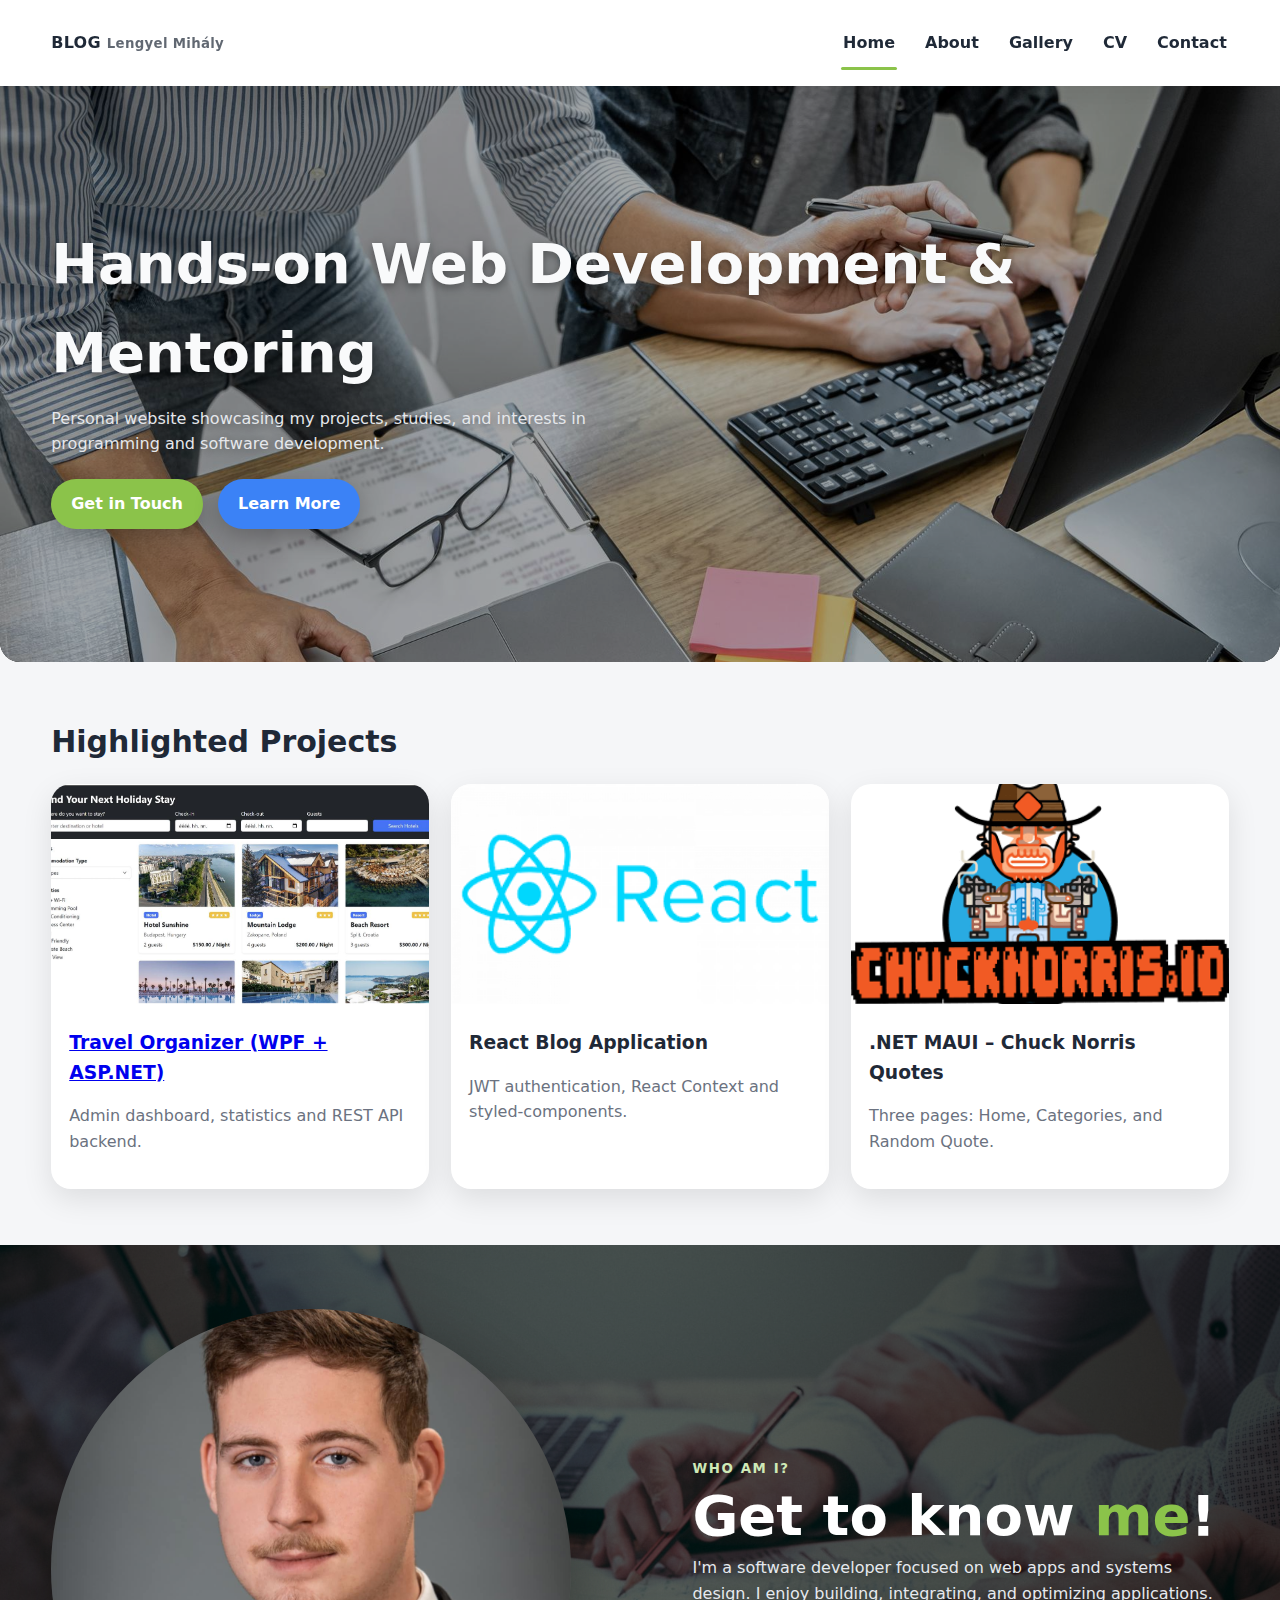
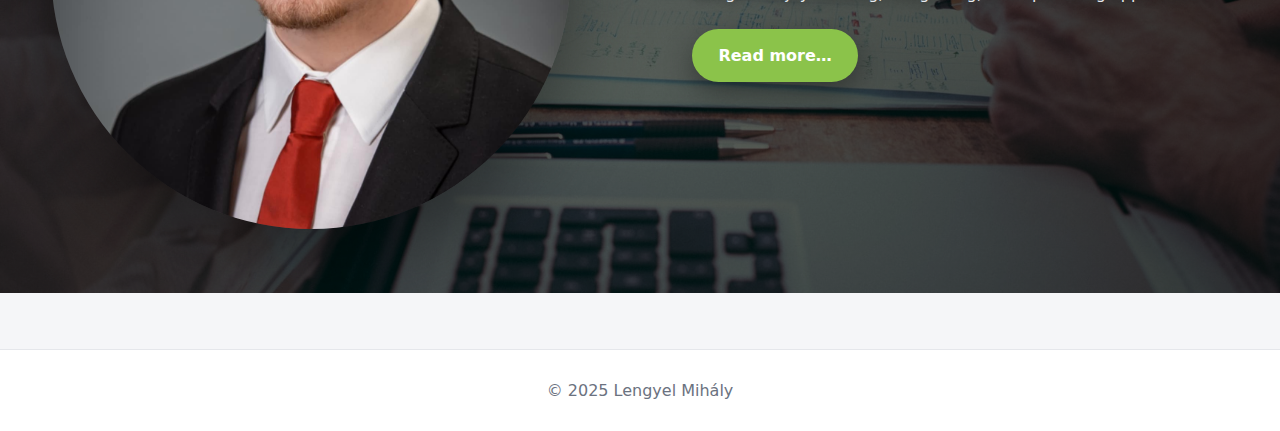
<file: index.html>
<!DOCTYPE html>
<html lang="en">

<head>
  <meta charset="UTF-8">
  <meta name="viewport" content="width=device-width, initial-scale=1.0">
  <title>welcome</title>
  <link rel="stylesheet" href="css/style.css">
</head>

<body>
  <header class="site-header">
    <div class="container nav">
      <a class="brand" href="index.html">BLOG <small>Lengyel Mihály</small></a>
      <ul class="nav-list">
        <li><a class="active" href="index.html">Home</a></li>
        <li><a href="about.html">About</a></li>
        <li><a href="gallery.html">Gallery</a></li>
        <li><a href="cv.html">CV</a></li>
        <li><a href="contact.html">Contact</a></li>
      </ul>
    </div>
  </header>

  <section class="hero">
    <div class="container hero-inner">
      <h1>Hands-on Web Development & Mentoring</h1>
      <p class="lead">Personal website showcasing my projects, studies, and interests in programming and software
        development.</p>
      <a class="btn btn-green" href="contact.html">Get in Touch</a>
      <a class="btn btn-blue" href="about.html">Learn More</a>
    </div>
  </section>

  <main class="container section">
    <h2 class="section-title">Highlighted Projects</h2>
    <div class="grid-3">
      <article class="card">
        <img class="card-img" src="images/Képernyőkép 2025-11-06 104408.png" alt="">
        <div class="card-body">
          <h3><a href="docs/GiglerM_LengyelM.pdf" target="_blank">Travel Organizer (WPF + ASP.NET)</a></h3>
          <p class="muted">Admin dashboard, statistics and REST API backend.</p>
        </div>
      </article>
      <article class="card">
        <img class="card-img" src="images/images.png" alt="">
        <div class="card-body">
          <h3>React Blog Application</h3>
          <p class="muted">JWT authentication, React Context and styled-components.</p>
        </div>
      </article>
      <article class="card">
        <img class="card-img" src="images/chucknorris_logo_coloured_small.png" alt="">
        <div class="card-body">
          <h3>.NET MAUI – Chuck Norris Quotes</h3>
          <p class="muted">Three pages: Home, Categories, and Random Quote.</p>
        </div>
      </article>
    </div>
  </main>
  <section class="intro-hero">
  <div class="intro-overlay"></div>

  <div class="container intro-grid">
    <div class="intro-photo-wrap">
      <img src="images/eretségi.jpg" alt="..." class="intro-photo">
    </div>

    <div class="intro-text">
      <small class="kicker">Who am I?</small>
      <h1>Get to know <span>me</span>!</h1>
      <p>
        I'm a software developer focused on web apps and systems design.  
        I enjoy building, integrating, and optimizing applications.
      </p>
      <a class="btn btn-green intro-btn" href="cv.html">Read more…</a>
    </div>
  </div>
</section>


  <footer class="site-footer">
    <div class="container">
      <p>&copy; 2025 Lengyel Mihály</p>
    </div>
  </footer>
</body>

</html>
</file>
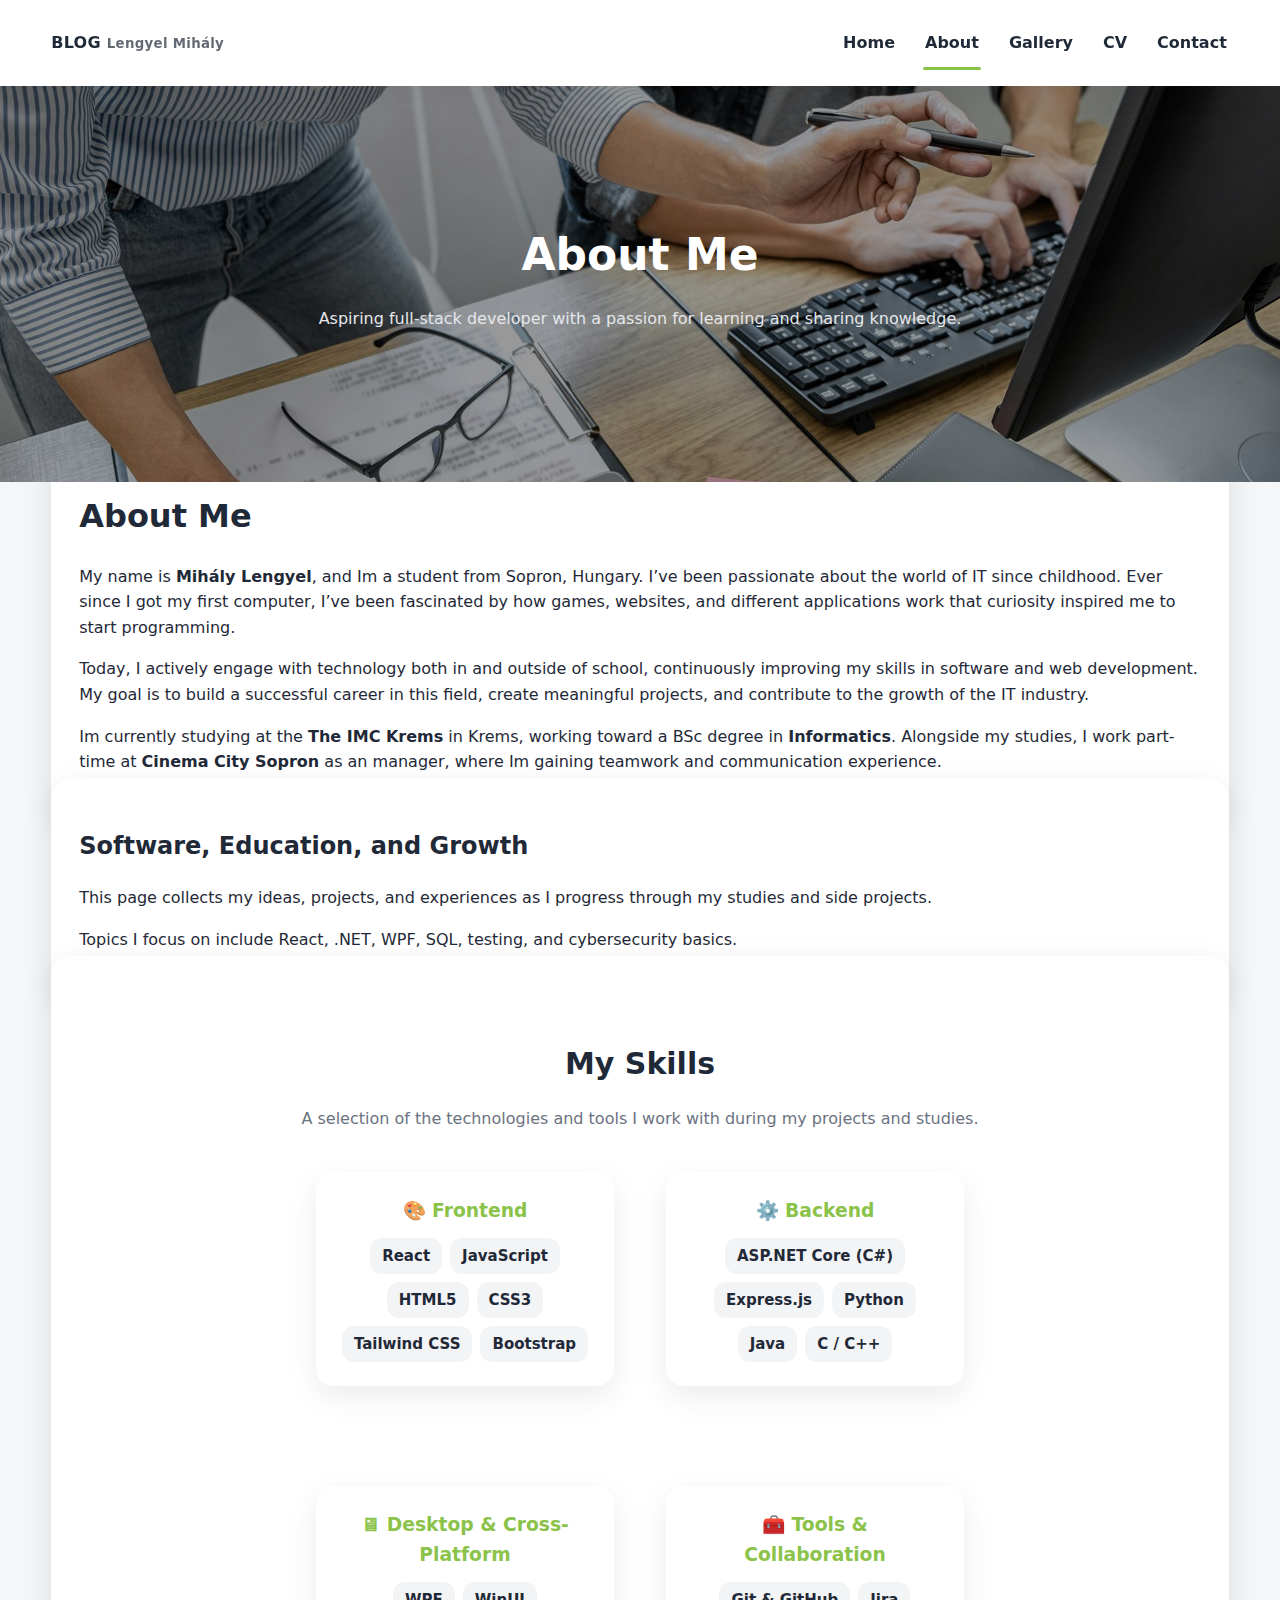
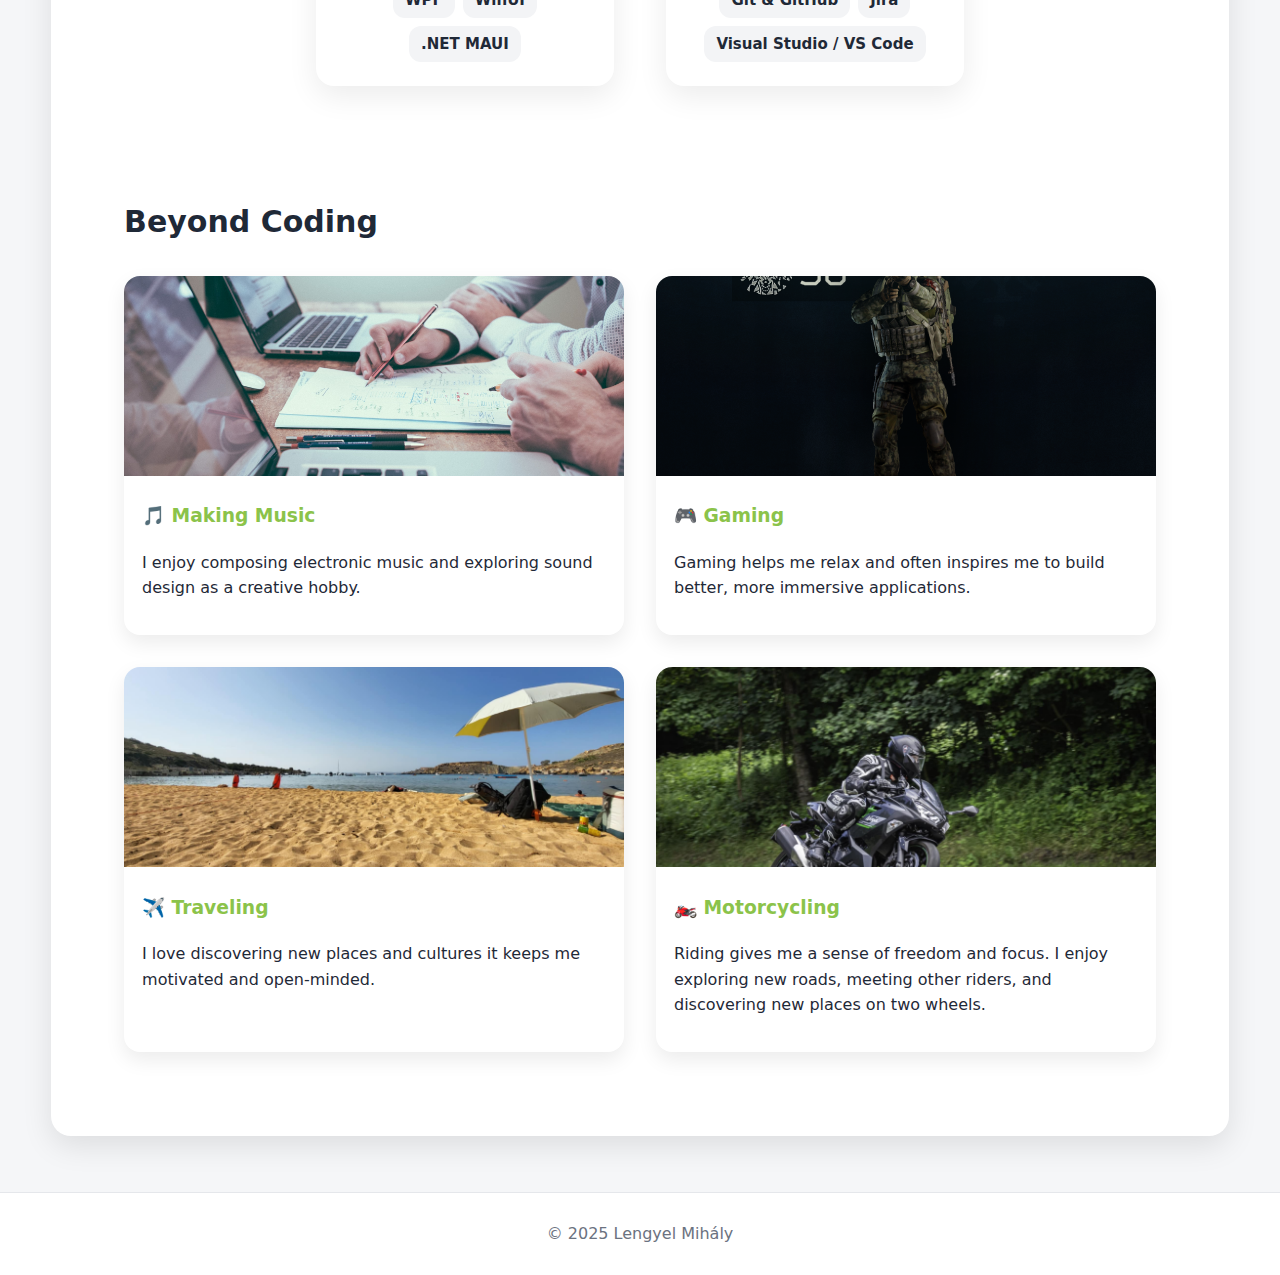
<file: about.html>
<!DOCTYPE html>
<html lang="en">

<head>
  <meta charset="UTF-8">
  <meta name="viewport" content="width=device-width, initial-scale=1.0">
  <title>About Me</title>
  <link rel="stylesheet" href="css/style.css">
</head>

<body>
  <header class="site-header">
    <div class="container nav">
      <a class="brand" href="index.html">BLOG <small>Lengyel Mihály</small></a>
      <ul class="nav-list">
        <li><a href="index.html">Home</a></li>
        <li><a class="active" href="about.html">About</a></li>
        <li><a href="gallery.html">Gallery</a></li>
        <li><a href="cv.html">CV</a></li>
        <li><a href="contact.html">Contact</a></li>
      </ul>
    </div>
  </header>

  <section class="banner">
    <div class="container banner-inner">
      <h1>About Me</h1>
      <p class="lead">Aspiring full-stack developer with a passion for learning and sharing knowledge.</p>
    </div>
  </section>

  <main class="container">
    <article class="content-card">
      <h1>About Me</h1>
      <p>
        My name is <strong>Mihály Lengyel</strong>, and Im a student from Sopron, Hungary.
        I’ve been passionate about the world of IT since childhood. Ever since I got my first computer,
        I’ve been fascinated by how games, websites, and different applications work that curiosity
        inspired me to start programming.
      </p>

      <p>
        Today, I actively engage with technology both in and outside of school, continuously improving my
        skills in software and web development. My goal is to build a successful career in this field,
        create meaningful projects, and contribute to the growth of the IT industry.
      </p>

      <p>
        Im currently studying at the <strong>The IMC Krems</strong> in Krems,
        working toward a BSc degree in <strong>Informatics</strong>.
        Alongside my studies, I work part-time at <strong>Cinema City Sopron</strong> as an
        manager, where Im gaining teamwork and communication experience.
      </p>

    </article>

    <article class="content-card">
      <h2>Software, Education, and Growth</h2>
      <p>This page collects my ideas, projects, and experiences as I progress through my studies and side projects.</p>
      <p>Topics I focus on include React, .NET, WPF, SQL, testing, and cybersecurity basics.</p>
    </article>
    <article class="content-card">
      <section class="container section">
        <h2 class="section-title" style="text-align:center;">My Skills</h2>
        <p class="muted" style="text-align:center;">
          A selection of the technologies and tools I work with during my projects and studies.
        </p>

        <div class="skills-wrapper">
          <div class="skill-category">
            <h3>🎨 Frontend</h3>
            <ul>
              <li>React</li>
              <li>JavaScript</li>
              <li>HTML5</li>
              <li>CSS3</li>
              <li>Tailwind CSS</li>
              <li>Bootstrap</li>
            </ul>
          </div>

          <div class="skill-category">
            <h3>⚙️ Backend</h3>
            <ul>
              <li>ASP.NET Core (C#)</li>
              <li>Express.js</li>
              <li>Python</li>
              <li>Java</li>
              <li>C / C++</li>
            </ul>
          </div>

          <div class="skill-category">
            <h3>🖥 Desktop & Cross-Platform</h3>
            <ul>
              <li>WPF</li>
              <li>WinUI</li>
              <li>.NET MAUI</li>
            </ul>
          </div>

          <div class="skill-category">
            <h3>🧰 Tools & Collaboration</h3>
            <ul>
              <li>Git & GitHub</li>
              <li>Jira</li>
              <li>Visual Studio / VS Code</li>
            </ul>
          </div>

        </div>
      </section>
      <section class="container section interests">
        <h2 class="section-title">Beyond Coding</h2>
        <div class="interest-grid">
          <article class="interest-card">
            <img src="images/scott-graham-5fNmWej4tAA-unsplash.jpg" alt="Music" class="interest-img">
            <div class="interest-body">
              <h3>🎵 Making Music</h3>
              <p>I enjoy composing electronic music and exploring sound design as a creative hobby.</p>
            </div>
          </article>
          <article class="interest-card">
            <img src="images/Képernyőkép 2025-10-29 124324.png" alt="Gaming" class="interest-img">
            <div class="interest-body">
              <h3>🎮 Gaming</h3>
              <p>Gaming helps me relax and often inspires me to build better, more immersive applications.</p>
            </div>
          </article>
          <article class="interest-card">
            <img src="images/part.jpg" alt="Travel" class="interest-img">
            <div class="interest-body">
              <h3>✈️ Traveling</h3>
              <p>I love discovering new places and cultures it keeps me motivated and open-minded.</p>
            </div>
          </article>
          <article class="interest-card">
            <img src="images/ninja.jpg" alt="Motorcycling" class="interest-img">
            <div class="interest-body">
              <h3>🏍️ Motorcycling</h3>
              <p>Riding gives me a sense of freedom and focus. I enjoy exploring new roads, meeting other riders, and
                discovering new places on two wheels.</p>
            </div>
          </article>
        </div>
      </section>
    </article>
  </main>

  <footer class="site-footer">
    <div class="container">
      <p>&copy; 2025 Lengyel Mihály</p>
    </div>
  </footer>
</body>

</html>
</file>
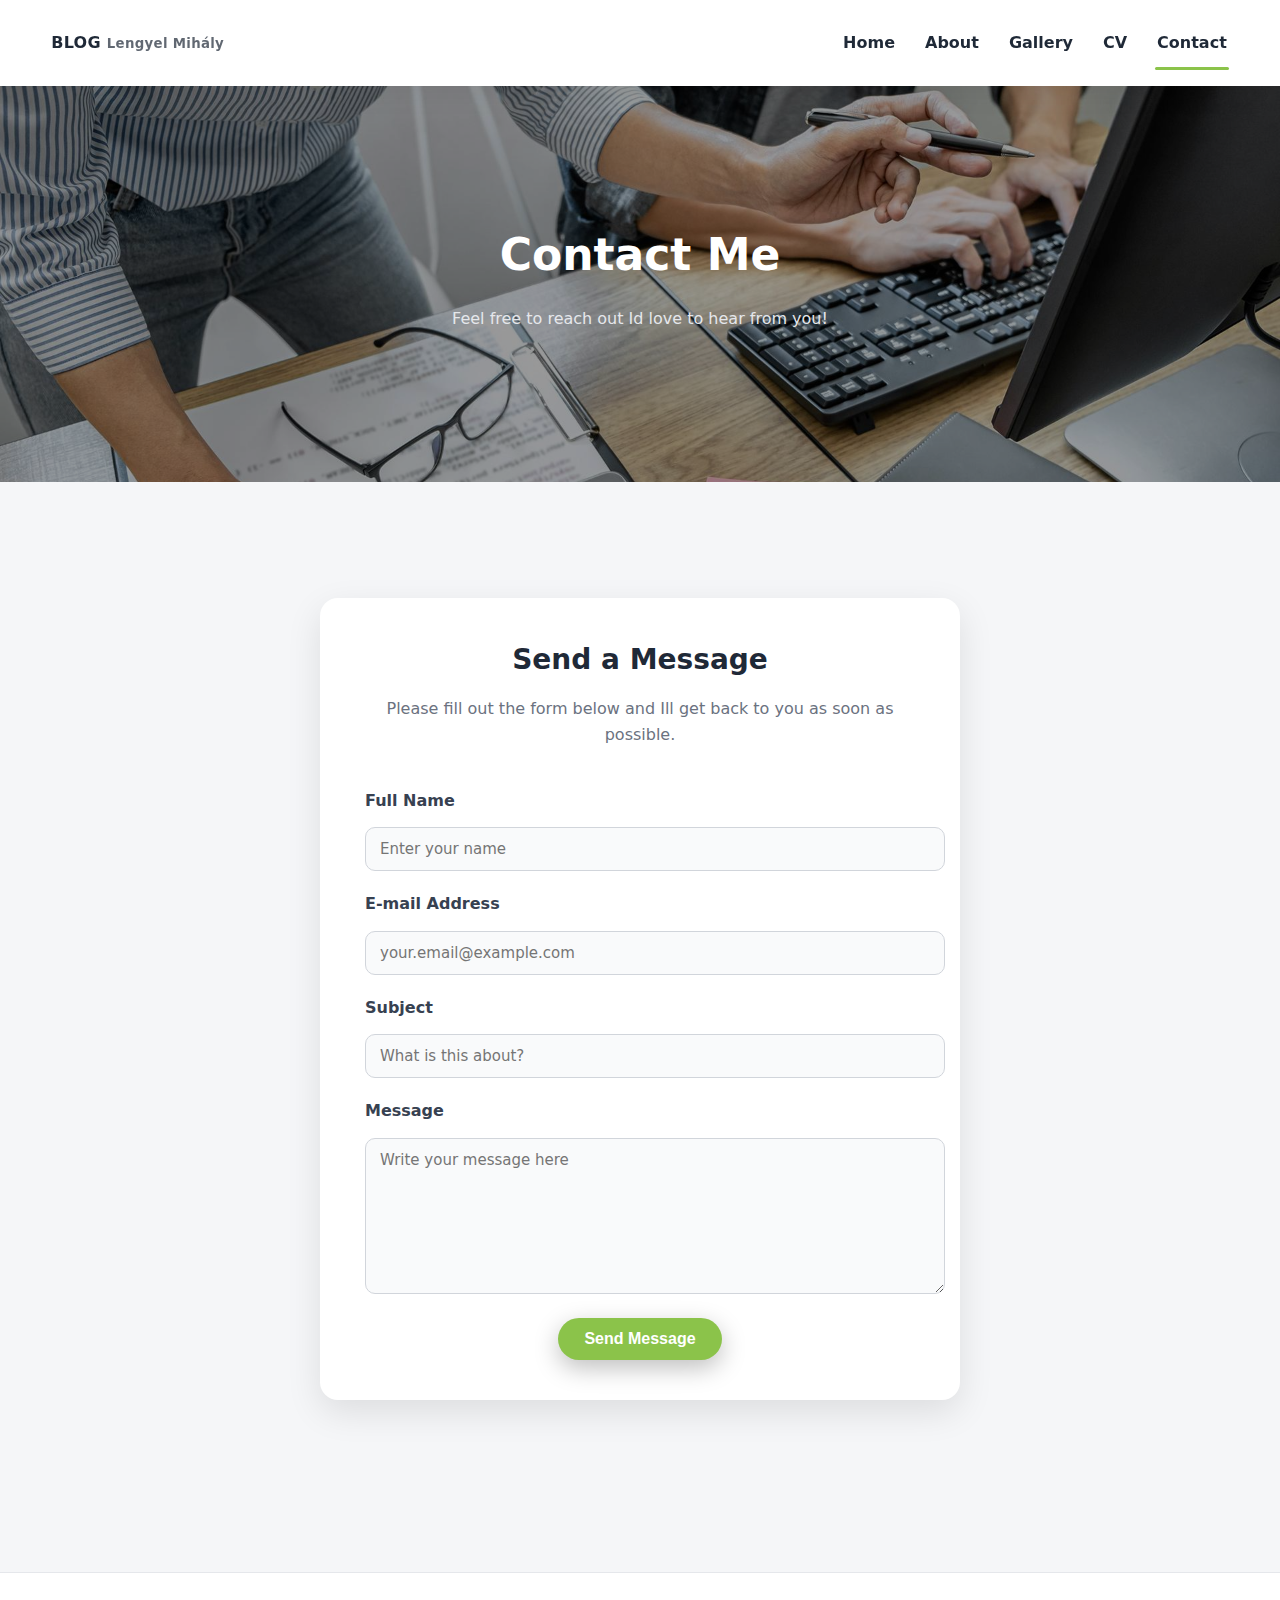
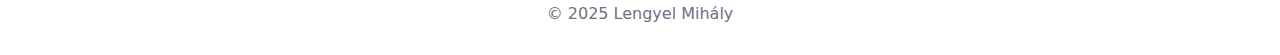
<file: contact.html>
<!DOCTYPE html>
<html lang="en">
<head>
    <meta charset="UTF-8">
    <meta name="viewport" content="width=device-width, initial-scale=1.0">
    <title>Contact Me</title>
    <link rel="stylesheet" href="css/style.css">
</head>
<body>
<header class="site-header">
  <div class="container nav">
    <a class="brand" href="index.html">BLOG <small>Lengyel Mihály</small></a>
    <ul class="nav-list">
      <li><a href="index.html">Home</a></li>
      <li><a href="about.html">About</a></li>
      <li><a href="gallery.html">Gallery</a></li>
      <li><a href="cv.html">CV</a></li>
      <li><a class="active" href="contact.html">Contact</a></li>
    </ul>
  </div>
</header>

<section class="banner">
  <div class="container banner-inner">
    <h1>Contact Me</h1>
    <p class="lead">Feel free to reach out Id love to hear from you!</p>
  </div>
</section>

<main class="section">
  <div class="container contact-container">
    <form class="contact-form">
      <h2>Send a Message</h2>
      <p class="muted">Please fill out the form below and Ill get back to you as soon as possible.</p>
      <label for="name">Full Name</label>
      <input type="text" id="name" name="name" placeholder="Enter your name" required />
      <label for="email">E-mail Address</label>
      <input type="email" id="email" name="email" placeholder="your.email@example.com" required />
      <label for="subject">Subject</label>
      <input type="text" id="subject" name="subject" placeholder="What is this about?" />
      <label for="message">Message</label>
      <textarea id="message" name="message" rows="6" placeholder="Write your message here" required></textarea>
      <button type="submit" class="btn btn-green">Send Message</button>
    </form>
  </div>
</main>

<footer class="site-footer">
  <div class="container"><p>&copy; 2025 Lengyel Mihály</p></div>
</footer>
</body>
</html>
</file>
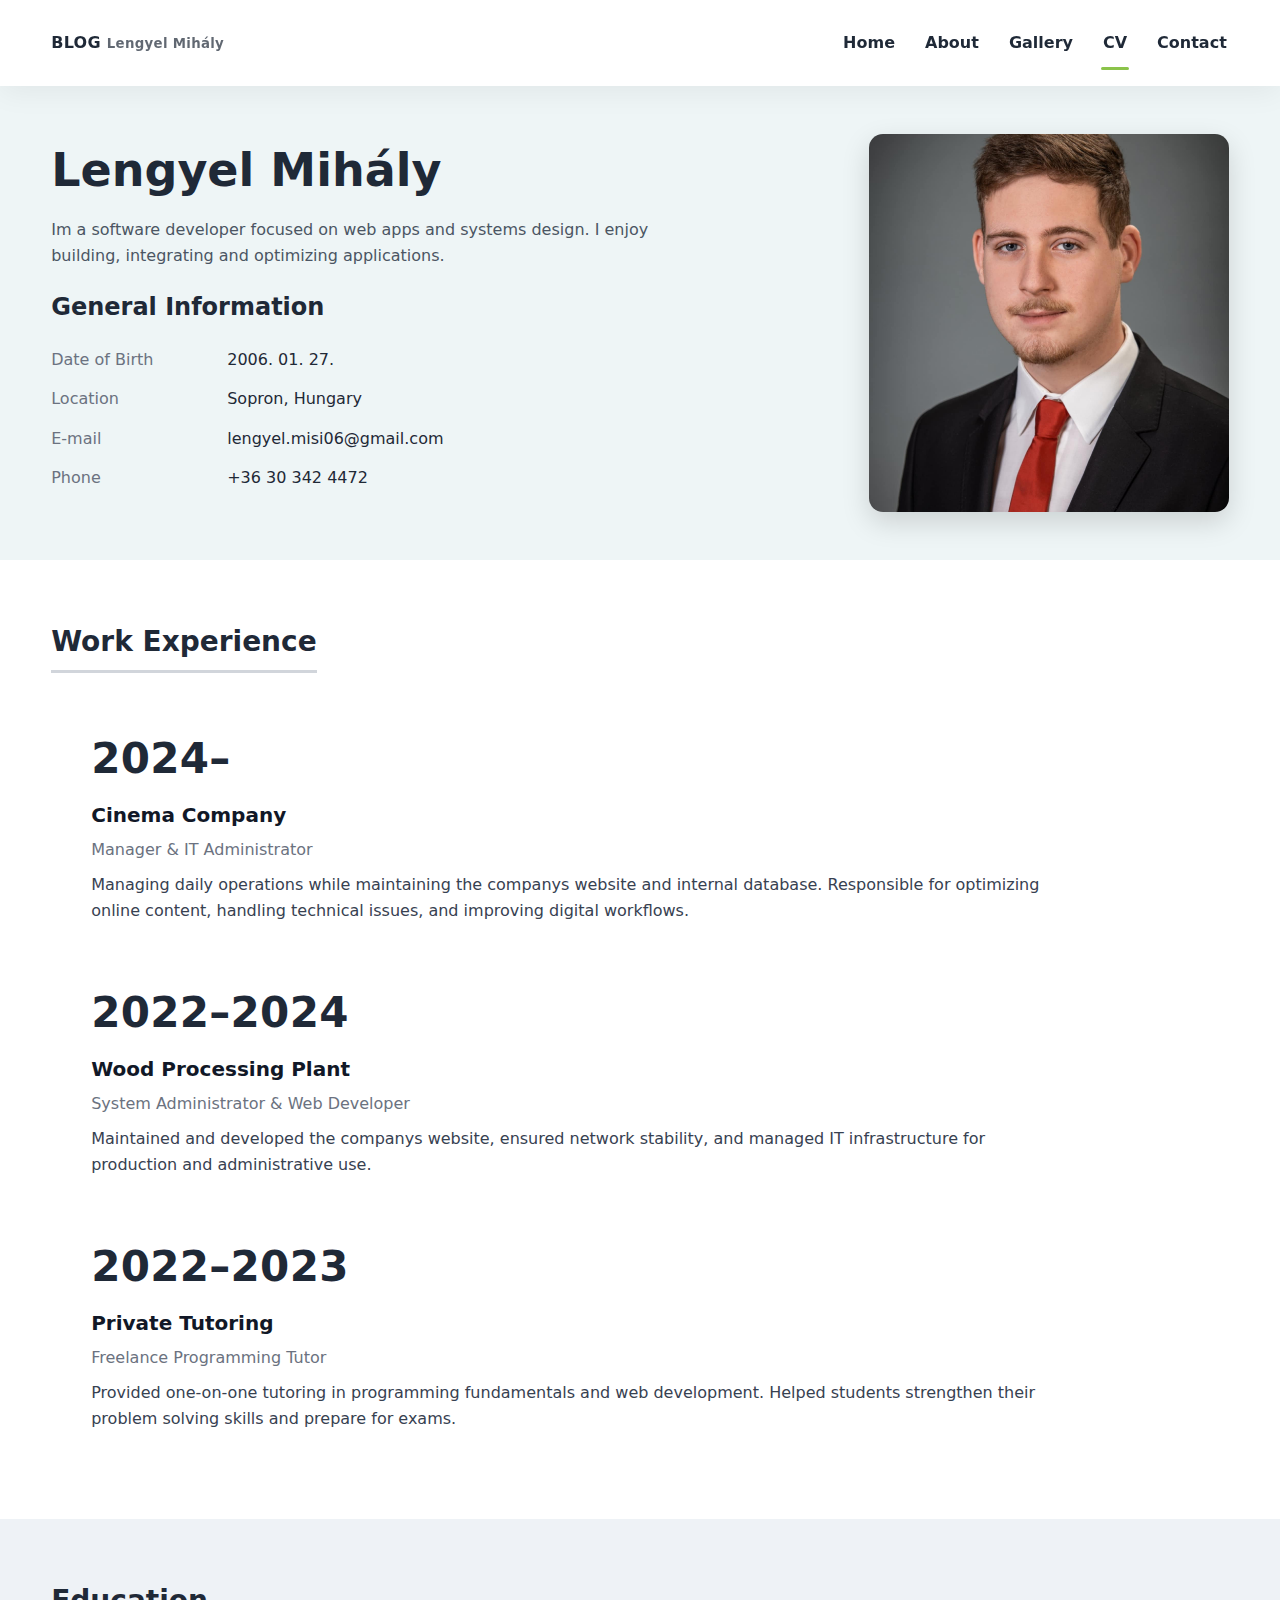
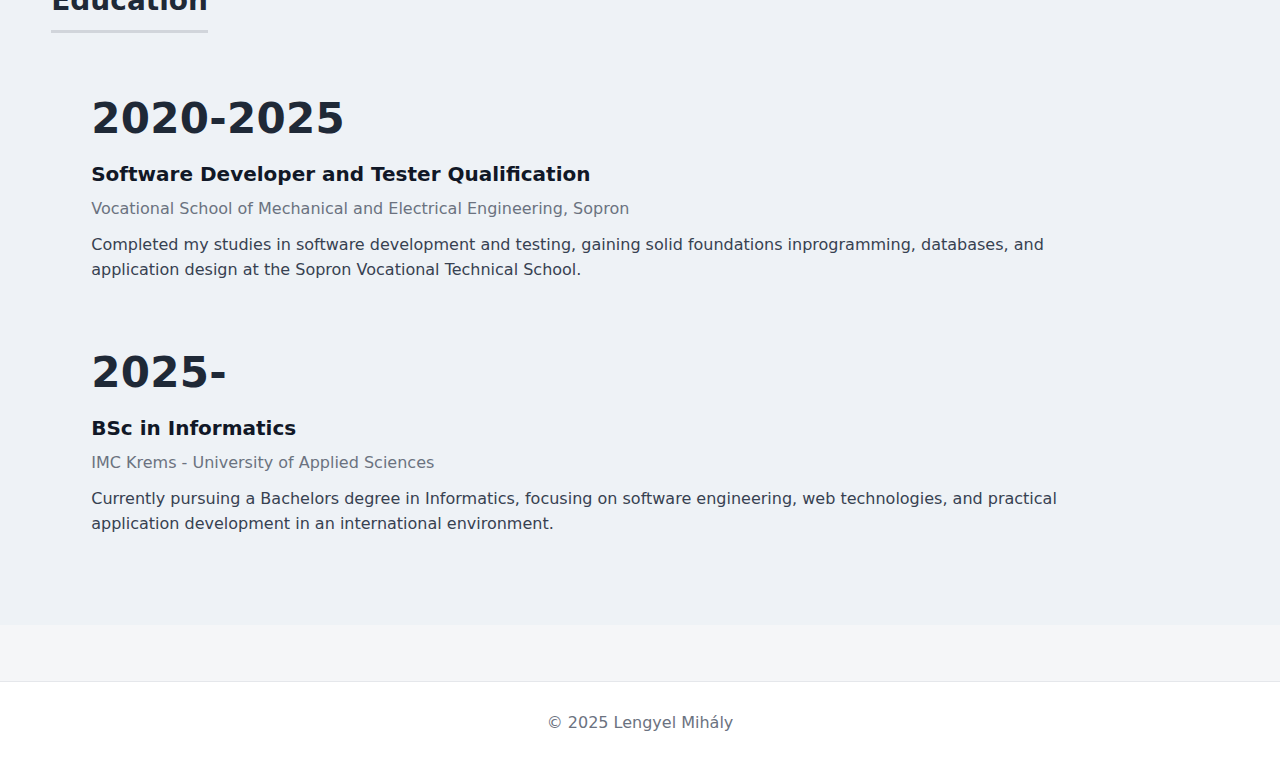
<file: cv.html>
<!DOCTYPE html>
<html lang="en">

<head>
    <meta charset="UTF-8">
    <meta name="viewport" content="width=device-width, initial-scale=1.0">
    <title>CV</title>
    <link rel="stylesheet" href="css/style.css">
</head>

<body>
    <header class="site-header">
        <div class="container nav">
            <a class="brand" href="index.html">BLOG <small>Lengyel Mihály</small></a>
            <ul class="nav-list">
                <li><a href="index.html">Home</a></li>
                <li><a href="about.html">About</a></li>
                <li><a href="gallery.html">Gallery</a></li>
                <li><a class="active" href="cv.html">CV</a></li>
                <li><a href="contact.html">Contact</a></li>
            </ul>
        </div>
    </header>
    <section class="cv-hero">
        <div class="container cv-header">
            <div class="cv-text">
                <h1 class="cv-title">Lengyel Mihály</h1>
                <p class="cv-sub">
                    Im a software developer focused on web apps and systems design.
                    I enjoy building, integrating and optimizing applications.
                </p>
                <div class="general-info">
                    <h2>General Information</h2>
                    <ul class="info-list">
                        <li><span class="info-label">Date of Birth</span><span>2006. 01. 27.</span></li>
                        <li><span class="info-label">Location</span><span>Sopron, Hungary</span></li>
                        <li><span class="info-label">E-mail</span><span>lengyel.misi06@gmail.com</span></li>
                        <li><span class="info-label">Phone</span><span>+36 30 342 4472</span></li>
                    </ul>
                </div>
            </div>

            <img class="cv-photo" src="images/eretségi.jpg" alt="...">
        </div>
    </section>

    <section class="timeline-section">
        <div class="container">
            <h2 class="timeline-title">Work Experience</h2>
            <div class="timeline">
                <article class="entry">
                    <h3>2024–</h3>
                    <h4>Cinema Company</h4>
                    <div class="where">Manager & IT Administrator</div>
                    <p>
                        Managing daily operations while maintaining the companys website and internal database.
                        Responsible for optimizing online content, handling technical issues, and improving digital
                        workflows.
                    </p>
                </article>

                <article class="entry">
                    <h3>2022–2024</h3>
                    <h4>Wood Processing Plant</h4>
                    <div class="where">System Administrator & Web Developer</div>
                    <p>
                        Maintained and developed the companys website, ensured network stability, and managed
                        IT infrastructure for production and administrative use.
                    </p>
                </article>

                <article class="entry">
                    <h3>2022–2023</h3>
                    <h4>Private Tutoring</h4>
                    <div class="where">Freelance Programming Tutor</div>
                    <p>
                        Provided one-on-one tutoring in programming fundamentals and web development.
                        Helped students strengthen their problem solving skills and prepare for exams.
                    </p>
                </article>
            </div>
        </div>
    </section>

    <section class="timeline-section bg-band">
        <div class="container">
            <h2 class="timeline-title">Education</h2>
            <div class="timeline">
                <article class="entry">
                    <h3>2020-2025</h3>
                    <h4>Software Developer and Tester Qualification</h4>
                    <div class="where">Vocational School of Mechanical and Electrical Engineering, Sopron</div>
                    <p>
                        Completed my studies in software development and testing, gaining solid foundations
                        inprogramming,
                        databases, and application design at the Sopron Vocational Technical School.
                    </p>
                </article>

                <article class="entry">
                    <h3>2025-</h3>
                    <h4>BSc in Informatics</h4>
                    <div class="where">IMC Krems - University of Applied Sciences</div>
                    <p>
                        Currently pursuing a Bachelors degree in Informatics, focusing on software engineering,
                        web technologies, and practical application development in an international environment.
                    </p>
                </article>
            </div>
        </div>
    </section>
    <footer class="site-footer">
        <div class="container">
            <p>&copy; 2025 Lengyel Mihály</p>
        </div>
    </footer>
</body>

</html>
</file>
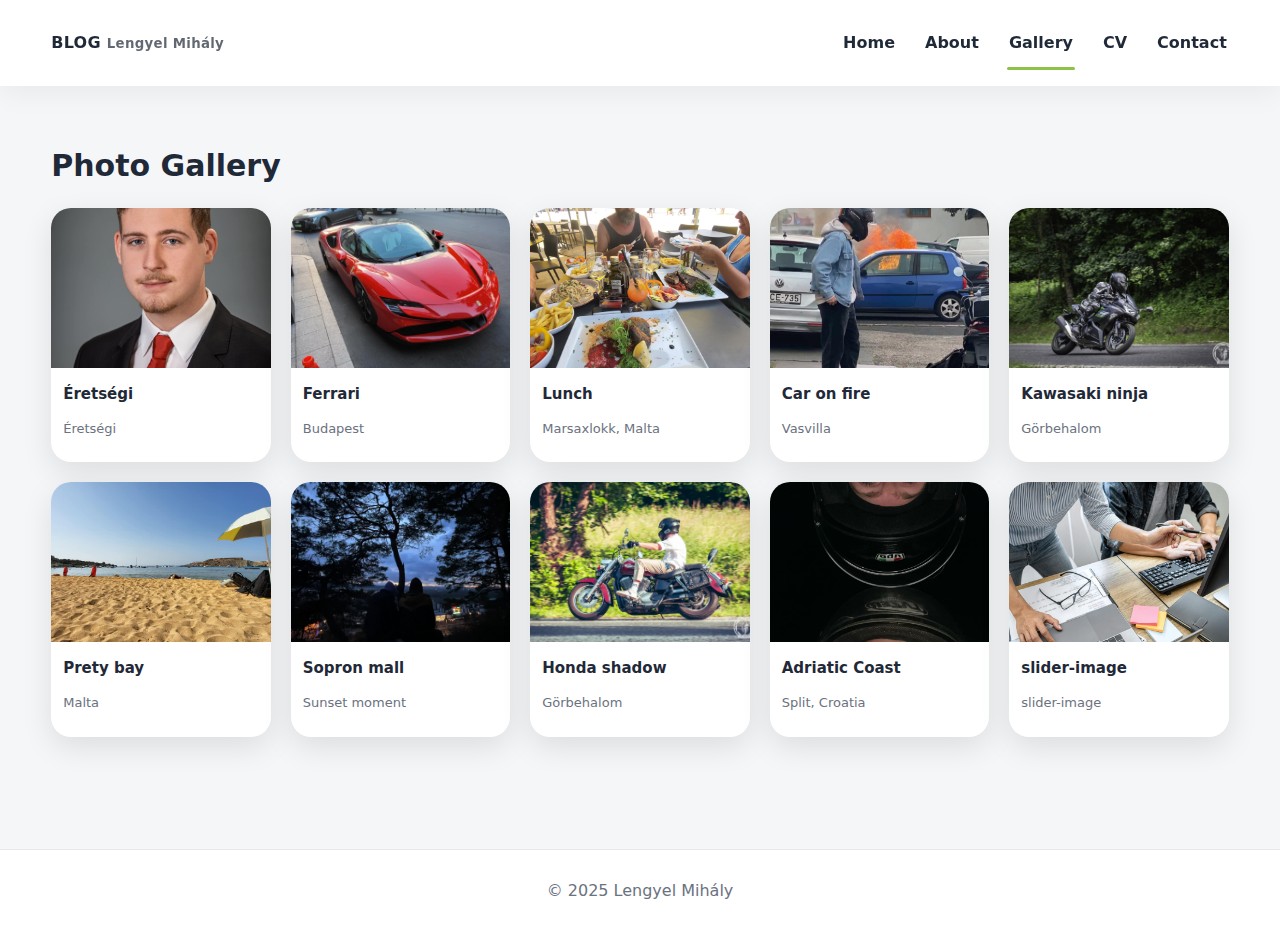
<file: gallery.html>
<!DOCTYPE html>
<html lang="en">
<head>
    <meta charset="UTF-8">
    <meta name="viewport" content="width=device-width, initial-scale=1.0">
    <title>Gallery</title>
    <link rel="stylesheet" href="css/style.css">
</head>
<body>
<header class="site-header">
  <div class="container nav">
    <a class="brand" href="index.html">BLOG <small>Lengyel Mihály</small></a>
    <ul class="nav-list">
      <li><a href="index.html">Home</a></li>
      <li><a href="about.html">About</a></li>
      <li><a class="active" href="gallery.html">Gallery</a></li>
      <li><a href="cv.html">CV</a></li>
      <li><a href="contact.html">Contact</a></li>
    </ul>
  </div>
</header>

<main class="container section gallery">
  <h1 class="section-title">Photo Gallery</h1>
  <div class="grid-3 gallery">
    <article class="card"><img class="card-img" src="images/eretségi.jpg" alt=""><div class="card-body"><h3>Éretségi</h3><p class="muted">Éretségi</p></div></article>
    <article class="card"><img class="card-img" src="images/ferrari.jpg" alt=""><div class="card-body"><h3>Ferrari</h3><p class="muted">Budapest</p></div></article>
    <article class="card"><img class="card-img" src="images/kaj.jpg" alt=""><div class="card-body"><h3>Lunch</h3><p class="muted">Marsaxlokk, Malta</p></div></article>
    <article class="card"><img class="card-img" src="images/lang.jpg" alt=""><div class="card-body"><h3>Car on fire</h3><p class="muted">Vasvilla</p></div></article>
    <article class="card"><img class="card-img" src="images/ninja.jpg" alt=""><div class="card-body"><h3>Kawasaki ninja</h3><p class="muted">Görbehalom</p></div></article>
    <article class="card"><img class="card-img" src="images/part.jpg" alt=""><div class="card-body"><h3>Prety bay</h3><p class="muted">Malta</p></div></article>
    <article class="card"><img class="card-img" src="images/plaza.jpg" alt=""><div class="card-body"><h3>Sopron mall</h3><p class="muted">Sunset moment</p></div></article>
    <article class="card"><img class="card-img" src="images/shadow.jpg" alt=""><div class="card-body"><h3>Honda shadow</h3><p class="muted">Görbehalom</p></div></article>
    <article class="card"><img class="card-img" src="images/sisak.jpg" alt=""><div class="card-body"><h3>Adriatic Coast</h3><p class="muted">Split, Croatia</p></div></article>
    <article class="card"><img class="card-img" src="images/slider-image.jpg" alt=""><div class="card-body"><h3>slider-image</h3><p class="muted">slider-image</p></div></article>
  </div>
</main>

<footer class="site-footer">
  <div class="container"><p>&copy; 2025 Lengyel Mihály</p></div>
</footer>
</body>
</html>
</file>
<file: css/style.css>
:root{
  --bg: #f5f6f8;
  --card: #ffffff;
  --ink: #1f2937;
  --muted: #6b7280;
  --accent: #8bc34a;
  --accent-2: #3b82f6;
  --radius: 20px;
  --shadow: 0 10px 30px rgba(0, 0, 0, .10);
}

html,
body{
  height: 100%;
}

body{
  margin: 0;
  background: var(--bg);
  color: var(--ink);
  font: 16px/1.6 system-ui, -apple-system, "Segoe UI", Roboto, Arial, sans-serif;
}

.container{
  width: min(1200px, 92%);
  margin-inline: auto;
}

.section{
  padding: 56px 0;
}

.section-title{
  font-size: clamp(22px, 2.6vw, 30px);
  margin: 0 0 18px;
  font-weight: 800;
}

.lead{
  color: #e5e7eb;
}

.muted{
  color: var(--muted);
}

.site-header{
  position: sticky;
  top: 0;
  z-index: 50;
  background: #fff;
  box-shadow: 0 6px 30px rgba(0, 0, 0, .06);
}

.nav{
  display: flex;
  align-items: center;
  gap: 28px;
  padding: 14px 0;
}

.brand{
  font-weight: 900;
  letter-spacing: .3px;
  text-decoration: none;
  color: var(--ink);
}

.brand small{
  opacity: .7;
  font-weight: 600;
}

.nav-list{
  margin-left: auto;
  display: flex;
  gap: 26px;
  list-style: none;
  padding: 0;
}

.nav-list a{
  color: var(--ink);
  text-decoration: none;
  padding: 10px 2px;
  position: relative;
  font-weight: 600;
}

.nav-list a.active::after,
.nav-list a:hover::after{
  content: "";
  position: absolute;
  left: 0;
  right: 0;
  bottom: -8px;
  height: 3px;
  background: var(--accent);
  border-radius: 3px;
}

.hero{
  position: relative;
  border-radius: 0 0 var(--radius) var(--radius);
  overflow: hidden;
  min-height: 64vh;
  display: grid;
  align-items: center;
  background: #111;
}

.hero::before{
  content: "";
  position: absolute;
  inset: 0;
  background: url('../images/slider-image.jpg') center/cover no-repeat;
  filter: brightness(.65);
}

.hero-inner{
  position: relative;
  color: #fff;
  padding: 64px 0;
}

.hero h1{
  font-size: clamp(28px, 4.8vw, 56px);
  margin: 0 0 8px;
  font-weight: 900;
  color: #f9fafb;
  text-shadow: 0 3px 10px rgba(0, 0, 0, 0.4);
}

.hero p{
  margin: 0 0 22px;
  color: #e5e7eb;
  max-width: 60ch;
  text-shadow: 0 2px 8px rgba(0, 0, 0, 0.3);
}

.btn{
  display: inline-block;
  text-decoration: none;
  color: #fff;
  font-weight: 700;
  padding: 12px 20px;
  border-radius: 999px;
  box-shadow: 0 8px 24px rgba(0, 0, 0, .25);
}

.btn-green{
  background: var(--accent);
}

.btn-blue{
  background: var(--accent-2);
  margin-left: 10px;
}

.grid-3{
  display: grid;
  gap: 22px;
  grid-template-columns: repeat(3, 1fr);
}

@media (max-width:950px){.grid-3{
    grid-template-columns: repeat(2, 1fr);
  }}

@media (max-width:640px){.grid-3{
    grid-template-columns: 1fr;
  }}

.card{
  background: var(--card);
  border-radius: var(--radius);
  box-shadow: var(--shadow);
  overflow: hidden;
  display: flex;
  flex-direction: column;
  transition: transform 0.2s ease, box-shadow 0.2s ease;
}

.card:hover{
  transform: translateY(-5px);
  box-shadow: 0 15px 35px rgba(0, 0, 0, 0.15);
}

.card-img{
  width: 100%;
  height: 220px;
  object-fit: cover;
}

.card-body{
  padding: 18px;
}

.card h3{
  margin: 6px 0 6px;
  font-weight: 700;
}

.muted{
  color: var(--muted);
}

.gallery .grid-3{
  display: grid;
  gap: 20px;
  grid-template-columns: repeat(5, 1fr);
}

@media (max-width:1100px){.gallery .grid-3{
    grid-template-columns: repeat(3, 1fr);
  }}

@media (max-width:700px){.gallery .grid-3{
    grid-template-columns: repeat(2, 1fr);
  }}

@media (max-width:480px){.gallery .grid-3{
    grid-template-columns: 1fr;
  }}

.gallery .card-body{
  padding: 10px 12px;
}

.gallery .card h3{
  font-size: 15px;
  margin: 4px 0 2px;
}

.gallery .card p{
  font-size: 13px;
  color: var(--muted);
}

.gallery .card-img{
  height: 160px;
  object-fit: cover;
}

.banner{
  position: relative;
  min-height: 44vh;
  display: grid;
  align-items: center;
  color: #fff;
}

.banner::before{
  content: "";
  position: absolute;
  inset: 0;
  background: url('../images/slider-image.jpg') center/cover no-repeat;
  filter: brightness(.6);
}

.banner-inner{
  position: relative;
  padding: 48px 0;
  text-align: center;
}

.banner h1{
  font-size: clamp(26px, 4vw, 44px);
  margin: 0 0 8px;
}

.content-card{
  background: var(--card);
  border-radius: var(--radius);
  box-shadow: var(--shadow);
  padding: 28px;
  margin-top: -40px;
}

.cv-hero{
  background: #eef5f6;
  padding: 48px 0;
}

.cv-header{
  display: grid;
  grid-template-columns: 1.2fr .6fr;
  gap: 40px;
  align-items: start;
}

@media (max-width:900px){.cv-header{
    grid-template-columns: 1fr;
  }}

.cv-title{
  font-size: clamp(30px, 4.5vw, 46px);
  margin: 0 0 10px;
  font-weight: 900;
}

.cv-sub{
  color: #4b5563;
  max-width: 62ch;
  margin: 0;
}

.cv-photo{
  width: 100%;
  max-width: 360px;
  aspect-ratio: 1/1.05;
  object-fit: cover;
  border-radius: 14px;
  box-shadow: 0 10px 28px rgba(0, 0, 0, .15);
  justify-self: end;
}

@media (max-width:900px){.cv-photo{
    justify-self: start;
  }}

.info-list{
  list-style: none;
  margin: 0;
  padding: 0;
  display: grid;
  gap: 14px;
}

.info-list li{
  display: grid;
  grid-template-columns: 160px 1fr;
  gap: 16px;
}

.info-label{
  color: #6b7280;
}

.timeline-section{
  padding: 60px 0;
  background: #fff;
}

.timeline-title{
  font-size: 28px;
  margin: 0 0 24px;
  font-weight: 800;
  border-bottom: 3px solid #d1d5db;
  display: inline-block;
  padding-bottom: 6px;
}

.timeline{
  position: relative;
  margin-left: 12px;
}

.entry{
  position: relative;
  margin-left: 28px;
  padding: 28px 0;
}

.entry h3{
  margin: 0;
  font-size: clamp(26px, 3.5vw, 42px);
  letter-spacing: .3px;
}

.entry h4{
  margin: 6px 0;
  color: #111827;
  font-size: 20px;
}

.entry .where{
  color: #6b7280;
  margin: 2px 0 10px;
}

.entry p{
  margin: 0;
  color: #374151;
  max-width: 95ch;
}

.bg-band{
  background: #eef2f6;
}

.contact-container{
  display: flex;
  justify-content: center;
  align-items: center;
  padding: 60px 0;
}

.contact-form{
  width: 100%;
  max-width: 550px;
  background: #ffffff;
  padding: 40px 45px;
  border-radius: 18px;
  box-shadow: 0 12px 35px rgba(0, 0, 0, 0.1);
  display: flex;
  flex-direction: column;
  gap: 14px;
}

.contact-form h2{
  text-align: center;
  margin: 0;
  font-size: 28px;
  font-weight: 800;
  color: var(--ink);
}

.contact-form p{
  text-align: center;
  margin: 0 0 20px;
  color: var(--muted);
}

.contact-form label{
  font-weight: 600;
  color: #374151;
  margin-top: 6px;
}

.contact-form input,
.contact-form textarea{
  width: 100%;
  padding: 12px 14px;
  border-radius: 10px;
  border: 1px solid #d1d5db;
  font-size: 15px;
  font-family: inherit;
  background-color: #f9fafb;
  transition: all 0.2s ease;
}

.contact-form input:focus,
.contact-form textarea:focus{
  outline: none;
  border-color: var(--accent);
  box-shadow: 0 0 0 3px rgba(139, 195, 74, 0.25);
  background-color: #fff;
}

.contact-form textarea{
  resize: vertical;
  min-height: 130px;
}

.contact-form button{
  align-self: center;
  margin-top: 10px;
  font-size: 16px;
  cursor: pointer;
  border: none;
  transition: 0.2s;
  padding: 12px 26px;
}

.contact-form button:hover{
  transform: translateY(-2px);
  box-shadow: 0 6px 15px rgba(139, 195, 74, 0.4);
}

.site-footer{
  padding: 28px 0;
  background: #fff;
  border-top: 1px solid #e5e7eb;
  margin-top: 56px;
}

.site-footer p{
  margin: 0;
  color: var(--muted);
  text-align: center;
}

.intro-hero{
  position: relative;
  min-height: 72vh;
  display: grid;
  align-items: center;
  overflow: hidden;
  background: #0b0f14;
}

.intro-hero::before{
  content:"";
  position:absolute; inset:0;
  background: url('../images/scott-graham-5fNmWej4tAA-unsplash.jpg') center/cover no-repeat;
  filter: brightness(.55);
}

.intro-overlay{ position:absolute; inset:0; background: radial-gradient( circle at 35% 50%, rgba(0,0,0,.25), rgba(0,0,0,.55) ); }

.intro-grid{
  position: relative; 
  display: grid;
  grid-template-columns: 1.1fr 1fr;
  gap: clamp(24px, 4vw, 60px);
  align-items: center;
  padding: 60px 0;
  color: #fff;
}

.intro-photo-wrap{
  position: relative;
  width: min(520px, 48vw);
  aspect-ratio: 1/1;
  border-radius: 50%;
  overflow: hidden;
  box-shadow: 0 30px 80px rgba(0,0,0,.45);
}

.intro-photo{
  width: 100%; height: 100%; object-fit: cover;
  transform: translateZ(0);
}

.intro-text{ max-width: 680px }

.kicker{
  text-transform: uppercase;
  letter-spacing: .12em;
  font-weight: 700;
  color: #cfe9b7;
}

.intro-text h1{
  margin: 6px 0 10px;
  font-size: clamp(28px, 5vw, 56px);
  line-height: 1.05;
  font-weight: 900;
}

.intro-text h1 span{ color: var(--accent); }

.intro-text p{
  margin: 0 0 22px;
  color: #e6e9ee;
  max-width: 55ch;
  text-shadow: 0 2px 8px rgba(0,0,0,.35);
}

.intro-btn{
  padding: 14px 26px;
  box-shadow: 0 10px 28px rgba(0,0,0,.35);
}

@media (max-width: 980px){.intro-grid{ grid-template-columns: 1fr; text-align: left; }.intro-photo-wrap{ order: 1; width: min(420px, 82vw); margin: 0 auto; }.intro-text{ order: 2; }}

.skills-wrapper {
  display: grid;
  grid-template-columns: repeat(2, 1fr); 
  gap: 100px;
  margin-top: 40px;
  justify-items: center;
  max-width: 600px;
  margin-left: auto;
  margin-right: auto;
}

.skill-category {
  background: #fff;
  border-radius: 18px;
  padding: 24px;
  width: 100%;
  max-width: 500px;
  box-shadow: 0 10px 30px rgba(0,0,0,0.08);
  transition: transform 0.2s ease, box-shadow 0.2s ease;
}

.skill-category:hover {
  transform: translateY(-6px);
  box-shadow: 0 18px 40px rgba(0,0,0,0.12);
}

.skill-category h3 {
  margin-top: 0;
  margin-bottom: 12px;
  color: var(--accent);
  font-weight: 800;
  text-align: center;
}

.skill-category ul {
  list-style: none;
  padding: 0;
  margin: 0;
  text-align: center;
  display: flex;
  flex-wrap: wrap;
  justify-content: center;
  gap: 8px;
}

.skill-category li {
  background: #f3f4f6;
  color: var(--ink);
  border-radius: 12px;
  padding: 6px 12px;
  font-size: 15px;
  font-weight: 600;
  transition: background 0.2s ease, color 0.2s ease;
}

.skill-category li:hover {
  background: var(--accent);
  color: #fff;
}

@media (max-width: 750px) {
  .skills-wrapper {
    grid-template-columns: 1fr;
  }
}

.interest-grid {
  display: grid;
  grid-template-columns: repeat(2, 1fr);
  gap: 32px;
  margin-top: 30px;
  justify-items: center;
  max-width: 1100px;
  margin-left: auto;
  margin-right: auto;
}

.interest-card {
  background: #fff;
  border-radius: 16px;
  overflow: hidden;
  width: 100%;
  max-width: 500px;
  box-shadow: 0 8px 20px rgba(0,0,0,0.08);
  transition: transform 0.3s ease, box-shadow 0.3s ease;
}

.interest-card:hover {
  transform: translateY(-6px);
  box-shadow: 0 14px 32px rgba(0,0,0,0.15);
}

.interest-img {
  width: 100%;
  height: 200px;
  object-fit: cover;
}

.interest-body {
  padding: 18px;
}

.interest-body h3 {
  margin-top: 0;
  color: var(--accent);
}

@media (max-width: 750px) {
  .interest-grid {
    grid-template-columns: 1fr;
  }
}
</file>
